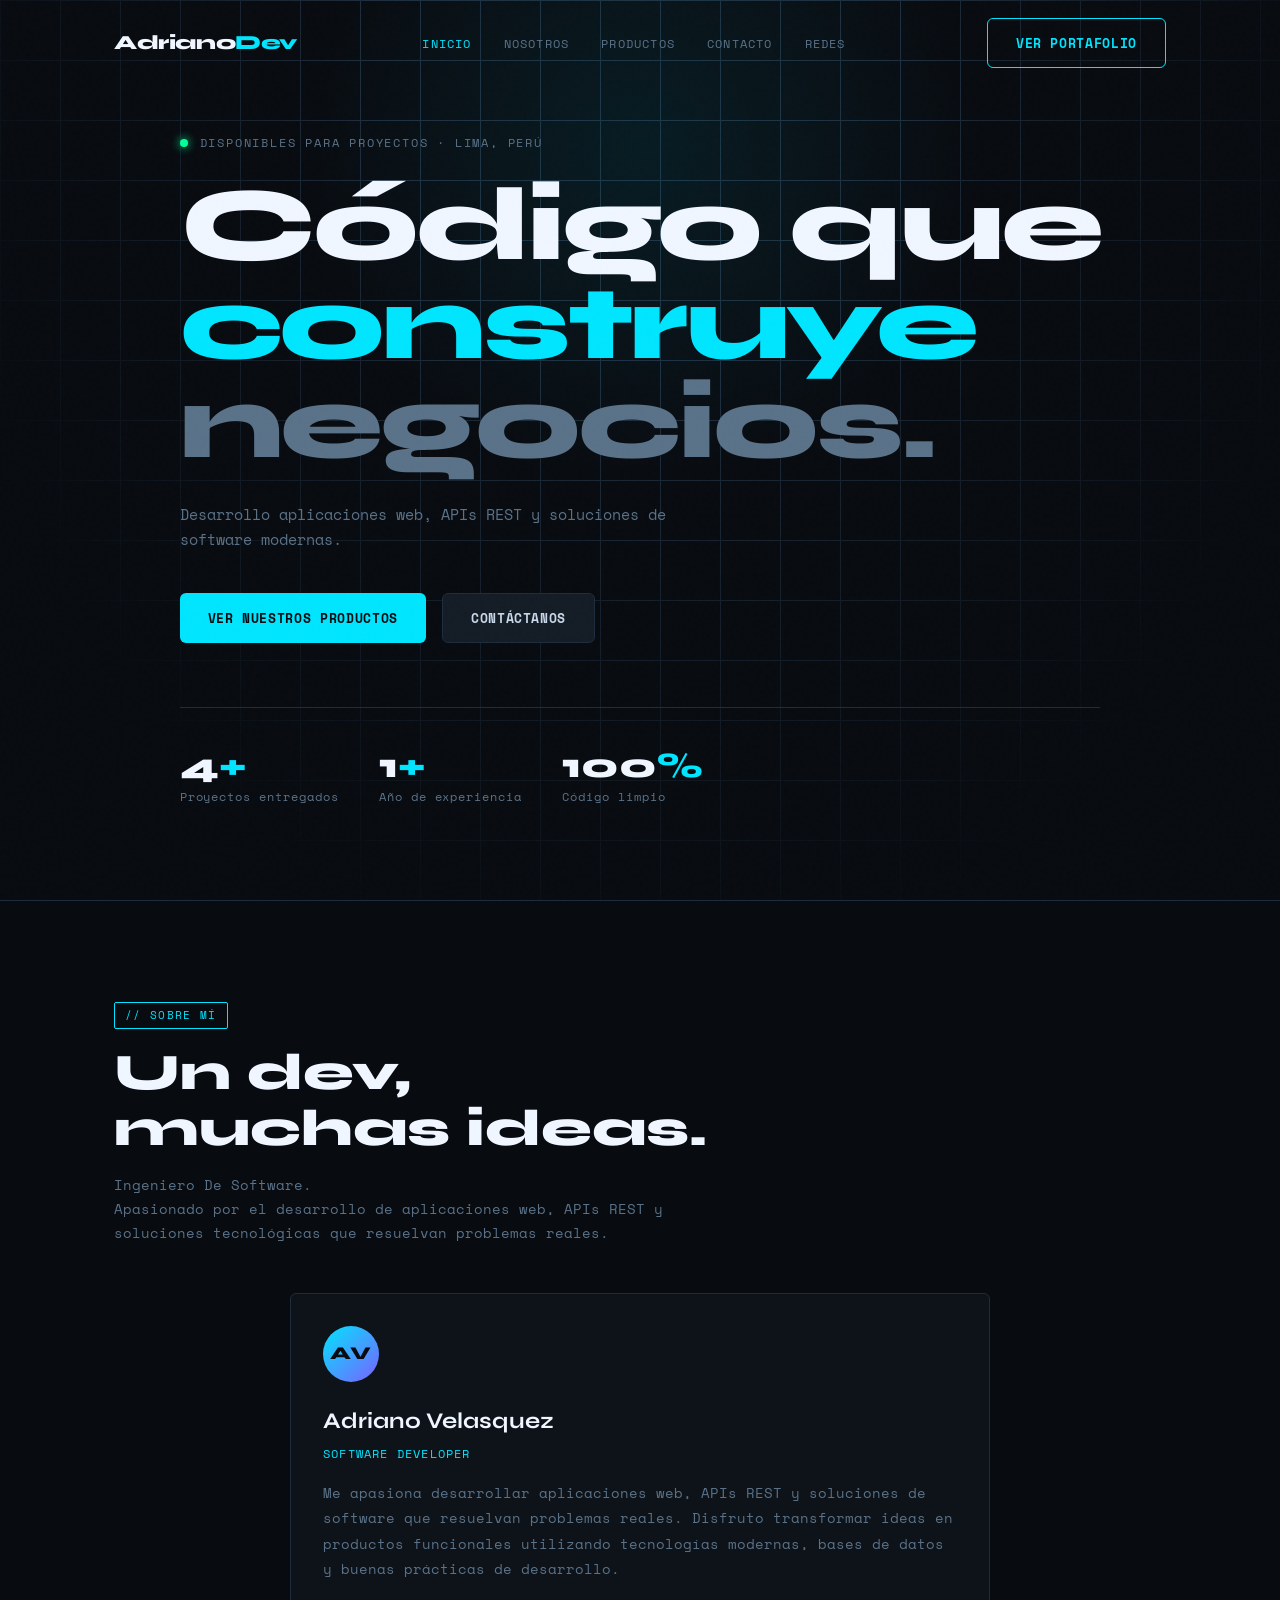
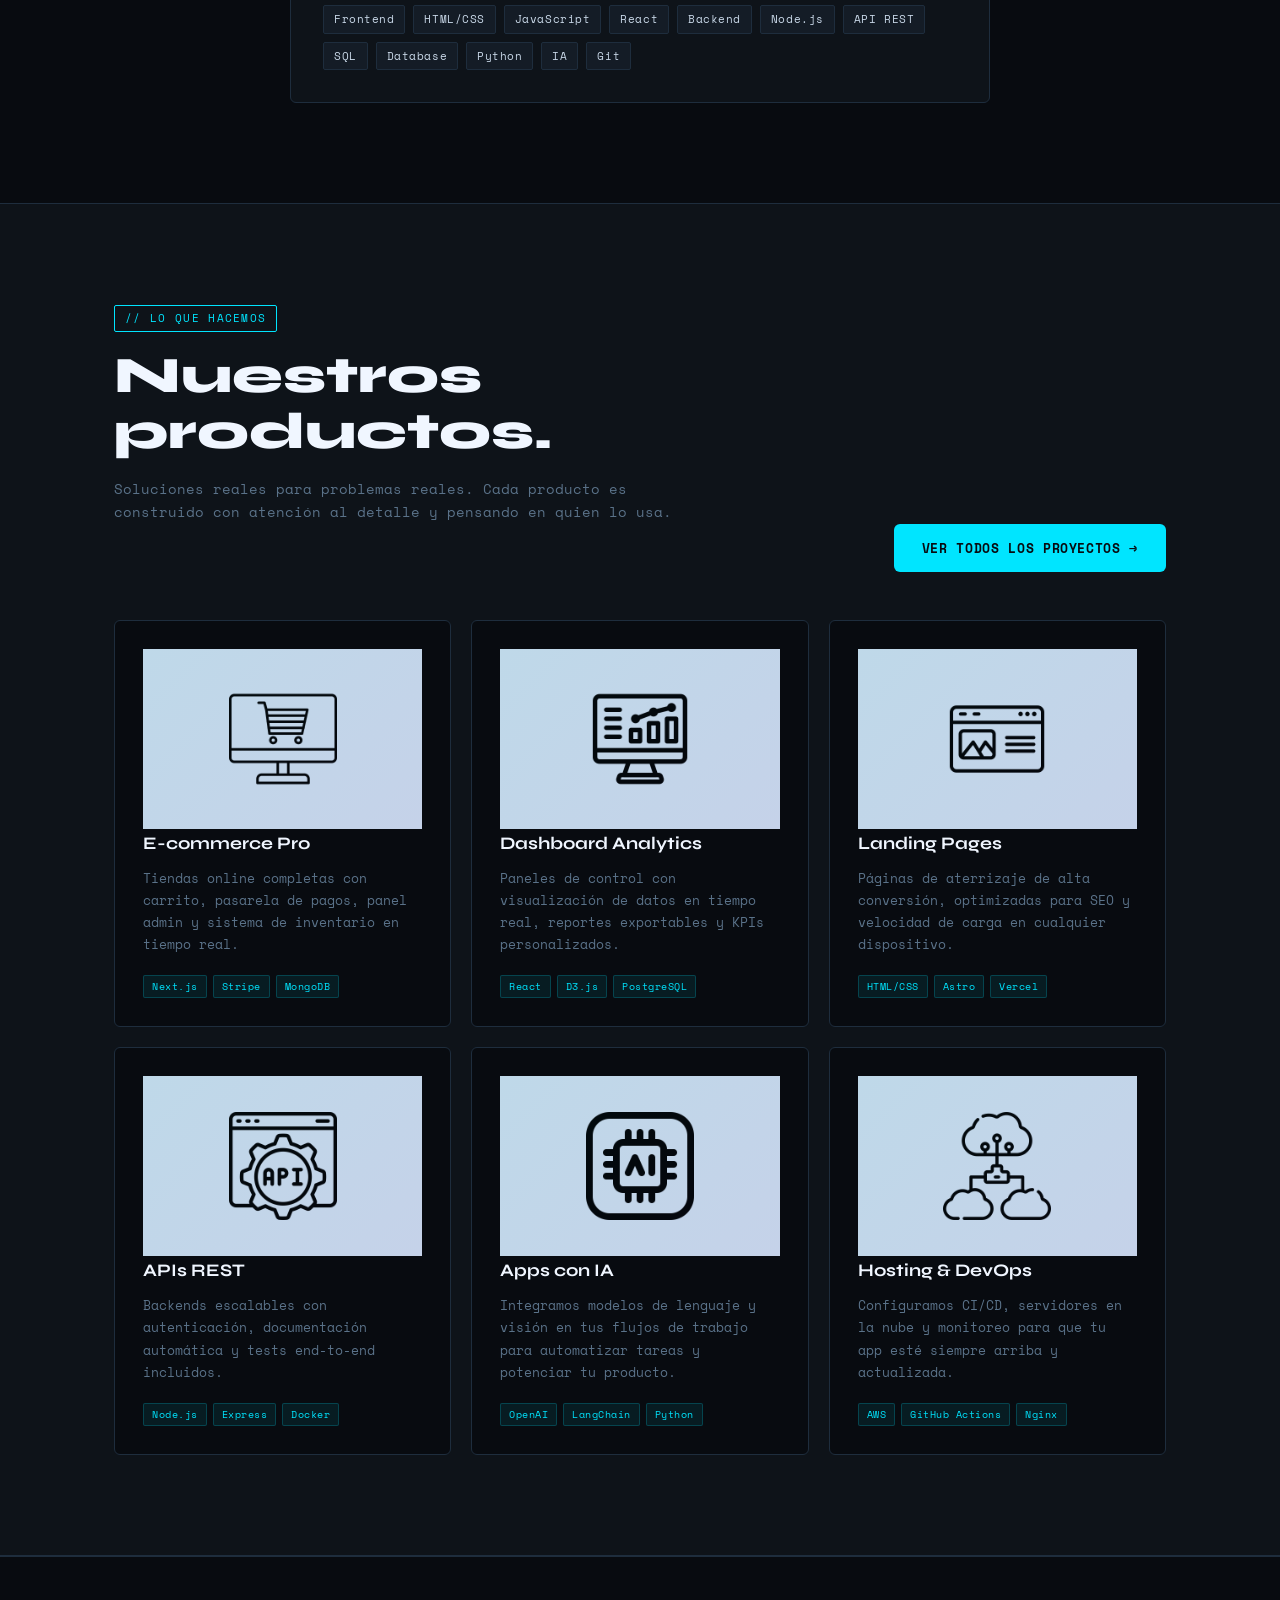
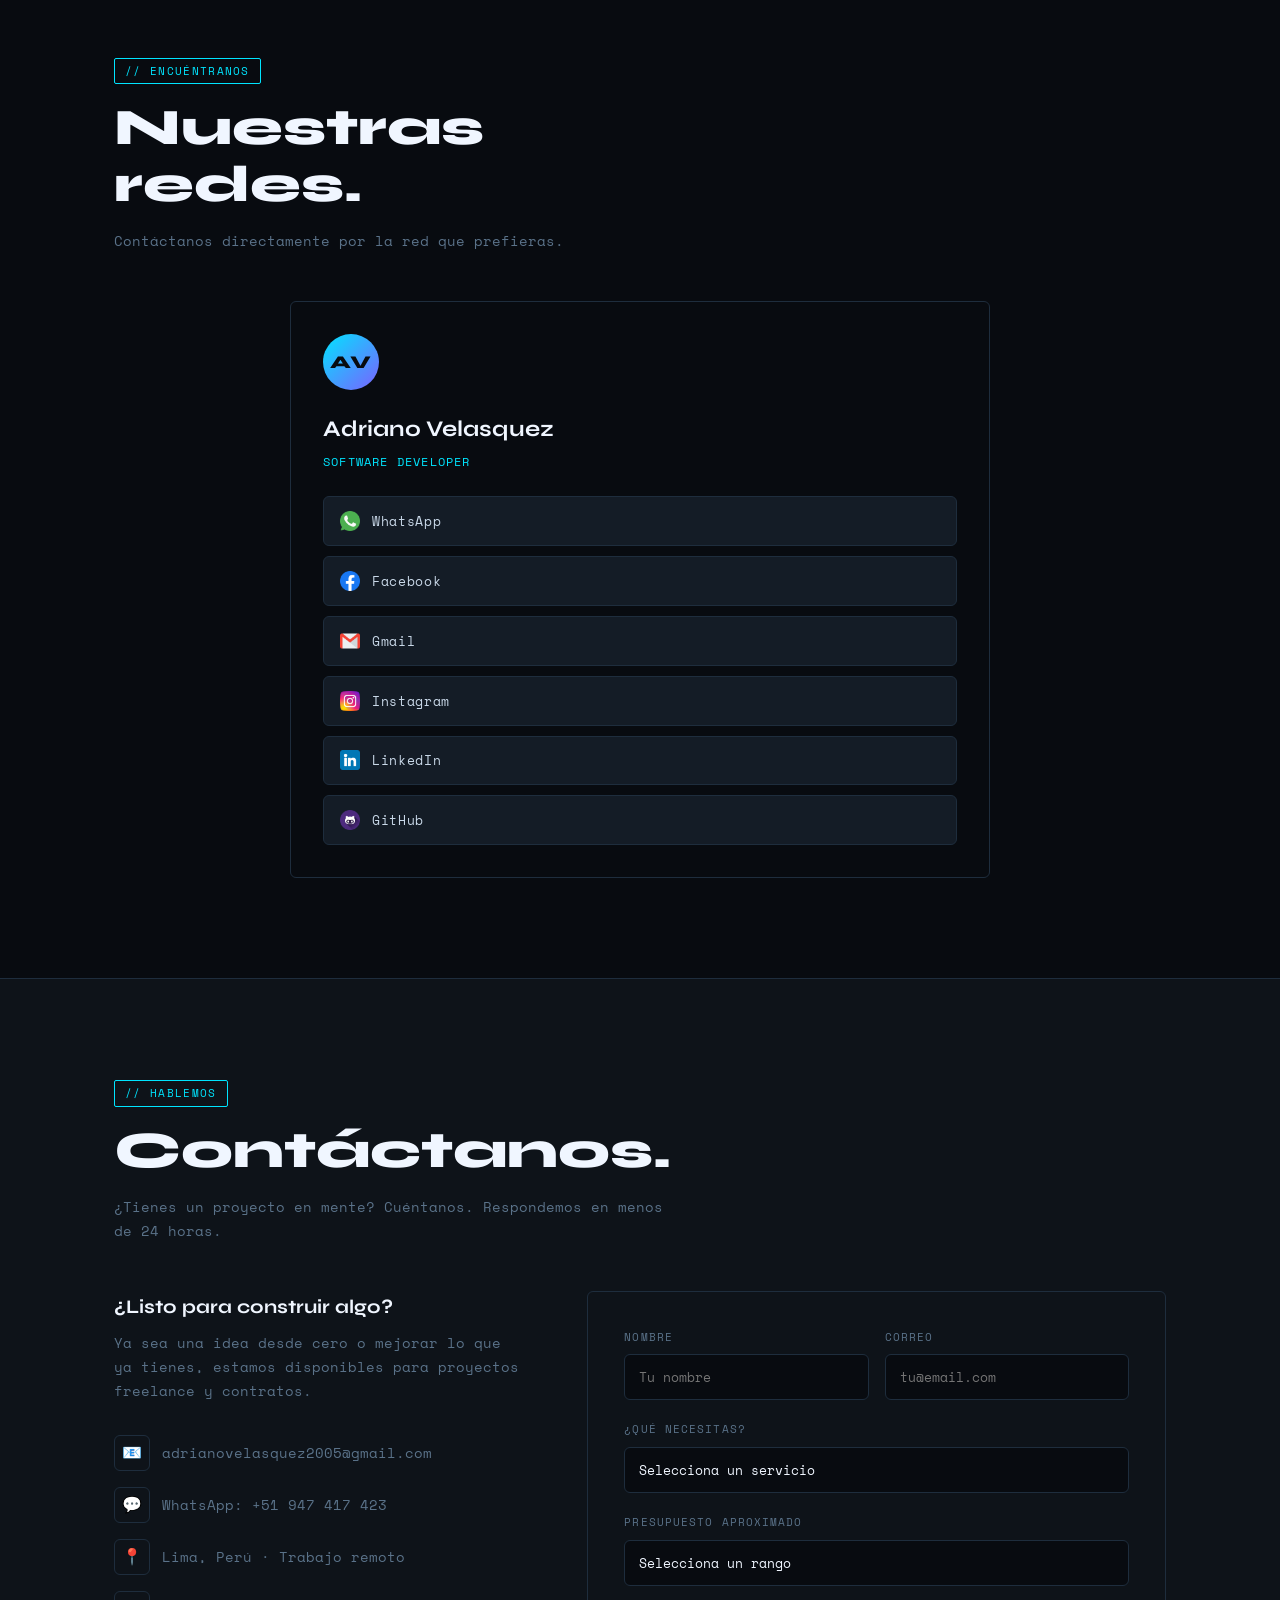
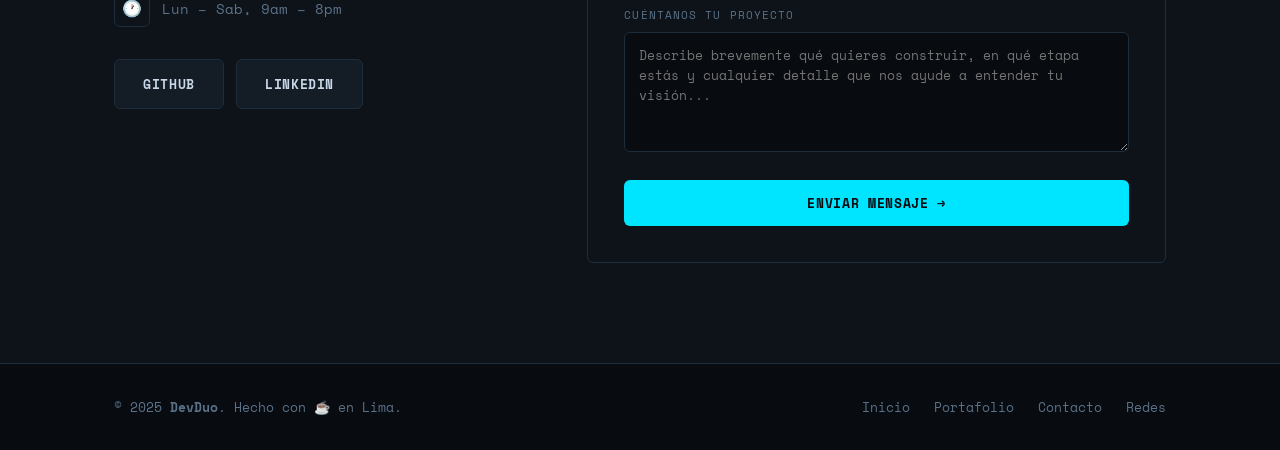
<file: index.html>
<!DOCTYPE html>
<html lang="es">
<head>
  <meta charset="UTF-8" />
  <meta name="viewport" content="width=device-width, initial-scale=1.0" />
  <title>Adriano Velasquez — Software Developer</title>
  <meta name="description" content="Ingeniero De Software especializado en aplicaciones web, APIs REST y soluciones digitales modernas." />
  <link rel="stylesheet" href="style.css" />
</head>
<body>

  <!-- ══════════════════════════════════════════
       NAVBAR
  ═══════════════════════════════════════════ -->
  <nav class="navbar" role="navigation" aria-label="Navegación principal">
    <div class="container nav-inner">

      <a href="index.html" class="nav-logo">Adriano<span>Dev</span></a>

      <ul class="nav-links" role="list">
        <li><a href="#inicio"    class="active">Inicio</a></li>
        <li><a href="#nosotros">Nosotros</a></li>
        <li><a href="#productos">Productos</a></li>
        <li><a href="#contacto">Contacto</a></li>
        <li><a href="#redes">Redes</a></li>
        
      </ul>

      <a href="portafolio.html" class="btn btn-outline nav-cta">Ver portafolio</a>

      <button class="hamburger" aria-label="Abrir menú" aria-expanded="false">
        <span></span>
        <span></span>
        <span></span>
      </button>

    </div>
  </nav>


  <!-- ══════════════════════════════════════════
       HERO — INICIO
  ═══════════════════════════════════════════ -->
  <section id="inicio" class="hero">
    <div class="hero-grid" aria-hidden="true"></div>
    <div class="hero-glow"  aria-hidden="true"></div>

    <div class="container hero-content">

      <div class="hero-eyebrow">
        <div class="hero-dot"></div>
        <span>Disponibles para proyectos · Lima, Perú</span>
      </div>

      <h1 class="hero-title">
        Código que<br>
        <span class="accent">construye</span><br>
        <span class="dim">negocios.</span>
      </h1>

      <p class="hero-desc">
          Desarrollo aplicaciones web, APIs REST y soluciones de software modernas. 
      </p>

      <div class="hero-actions">
        <a href="#productos" class="btn btn-primary">Ver nuestros productos</a>
        <a href="#contacto"  class="btn btn-ghost">Contáctanos</a>
      </div>

      <div class="hero-stats">
        <div class="stat">
          <div class="stat-num">4<span>+</span></div>
          <div class="stat-label">Proyectos entregados</div>
        </div>
        <div class="stat">
          <div class="stat-num">1<span>+</span></div>
          <div class="stat-label">Año de experiencia</div>
        </div>
        <div class="stat">
          <div class="stat-num">100<span>%</span></div>
          <div class="stat-label">Código limpio</div>
        </div>
      </div>

    </div>
  </section>


<!-- ══════════════════════════════════════════
     NOSOTROS
═══════════════════════════════════════════ -->
<section id="nosotros" class="about">
  <div class="container">

    <div class="reveal">
      <span class="tag">// Sobre mí</span>
      <h2 class="section-title">Un dev,<br>muchas ideas.</h2>
      <p class="section-sub">
        Ingeniero De Software.<br>
        Apasionado por el desarrollo de aplicaciones web, APIs REST y soluciones
        tecnológicas que resuelvan problemas reales.
      </p>
    </div>

    <div class="about-grid reveal">

      <!-- Dev 1 — Adriano -->
      <div class="about-card">
        <div class="card-avatar">AV</div>
        <div class="card-name">Adriano Velasquez</div>
        <div class="card-role">Software Developer</div>
        <p class="card-bio">
          Me apasiona desarrollar aplicaciones web, APIs REST y soluciones de software
          que resuelvan problemas reales. Disfruto transformar ideas en productos
          funcionales utilizando tecnologías modernas, bases de datos y buenas prácticas
          de desarrollo.
        </p>
        <div class="skills-list">
            <span class="skill-chip">Frontend</span>
            <span class="skill-chip">HTML/CSS</span>
            <span class="skill-chip">JavaScript</span>
            <span class="skill-chip">React</span>

            <span class="skill-chip">Backend</span>
            <span class="skill-chip">Node.js</span>
            <span class="skill-chip">API REST</span>

            <span class="skill-chip">SQL</span>
            <span class="skill-chip">Database</span>

            <span class="skill-chip">Python</span>
            <span class="skill-chip">IA</span>
            <span class="skill-chip">Git</span>
        </div>
      </div>

      </div>
  </div>
</section>


  <!-- ══════════════════════════════════════════
       PRODUCTOS / SERVICIOS
  ═══════════════════════════════════════════ -->
  <section id="productos" class="products">
    <div class="container">

      <div class="products-header reveal">
        <div>
          <span class="tag">// Lo que hacemos</span>
          <h2 class="section-title">Nuestros<br>productos.</h2>
          <p class="section-sub">
            Soluciones reales para problemas reales. Cada producto es construido
            con atención al detalle y pensando en quien lo usa.
          </p>
        </div>
        <a href="portafolio.html" class="btn btn-primary">
          Ver todos los proyectos →
        </a>
      </div>

      <div class="products-grid">

        <div class="product-card reveal">
          <div class="portfolio-thumb">
            <img src="Imagenes/Iconos/E-commerce.png" alt="E-Commerce">
          </div>
          <div class="product-name">E-commerce Pro</div>
          <p class="product-desc">
            Tiendas online completas con carrito, pasarela de pagos, panel admin
            y sistema de inventario en tiempo real.
          </p>
          <div class="product-tech">
            <span class="tech-badge">Next.js</span>
            <span class="tech-badge">Stripe</span>
            <span class="tech-badge">MongoDB</span>
          </div>
        </div>

        <div class="product-card reveal">
          <div class="portfolio-thumb">
            <img src="Imagenes/Iconos/Analytics.png" alt=">Dashboard Analytics">
          </div>
          <div class="product-name">Dashboard Analytics</div>
          <p class="product-desc">
            Paneles de control con visualización de datos en tiempo real, reportes
            exportables y KPIs personalizados.
          </p>
          <div class="product-tech">
            <span class="tech-badge">React</span>
            <span class="tech-badge">D3.js</span>
            <span class="tech-badge">PostgreSQL</span>
          </div>
        </div>

        <div class="product-card reveal">
          <div class="portfolio-thumb">
            <img src="Imagenes/Iconos/Landing.png" alt="Landing Pages">
          </div>
          <div class="product-name">Landing Pages</div>
          <p class="product-desc">
            Páginas de aterrizaje de alta conversión, optimizadas para SEO y
            velocidad de carga en cualquier dispositivo.
          </p>
          <div class="product-tech">
            <span class="tech-badge">HTML/CSS</span>
            <span class="tech-badge">Astro</span>
            <span class="tech-badge">Vercel</span>
          </div>
        </div>

        <div class="product-card reveal">
            <div class="portfolio-thumb">
            <img src="Imagenes/Iconos/Api.png" alt="APIs REST">
          </div>
          <div class="product-name">APIs REST</div>
          <p class="product-desc">
            Backends escalables con autenticación, documentación automática y
            tests end-to-end incluidos.
          </p>
          <div class="product-tech">
            <span class="tech-badge">Node.js</span>
            <span class="tech-badge">Express</span>
            <span class="tech-badge">Docker</span>
          </div>
        </div>

        <div class="product-card reveal">
            <div class="portfolio-thumb">
            <img src="Imagenes/Iconos/AppsConIA.png" alt="Apps con IA">
          </div>
          <div class="product-name">Apps con IA</div>
          <p class="product-desc">
            Integramos modelos de lenguaje y visión en tus flujos de trabajo para
            automatizar tareas y potenciar tu producto.
          </p>
          <div class="product-tech">
            <span class="tech-badge">OpenAI</span>
            <span class="tech-badge">LangChain</span>
            <span class="tech-badge">Python</span>
          </div>
        </div>

        <div class="product-card reveal">
            <div class="portfolio-thumb">
            <img src="Imagenes/Iconos/CompartirEnLaNube.png" alt="Hosting & DevOps">
          </div>
          <div class="product-name">Hosting & DevOps</div>
          <p class="product-desc">
            Configuramos CI/CD, servidores en la nube y monitoreo para que tu
            app esté siempre arriba y actualizada.
          </p>
          <div class="product-tech">
            <span class="tech-badge">AWS</span>
            <span class="tech-badge">GitHub Actions</span>
            <span class="tech-badge">Nginx</span>
          </div>
        </div>

      </div>
    </div>
  </section>

<!-- ══════════════════════════════════════════
     REDES SOCIALES
═══════════════════════════════════════════ -->
<section id="redes" class="redes">
  <div class="container">

    <div class="reveal">
      <span class="tag">// Encuéntranos</span>
      <h2 class="section-title">Nuestras<br>redes.</h2>
      <p class="section-sub">
        Contáctanos directamente por la red que prefieras.
      </p>
    </div>

    <div class="redes-grid reveal">

      <!-- Dev 1 — Adriano -->
      <div class="redes-card">
        <div class="card-avatar">AV</div>
        <div class="card-name">Adriano Velasquez</div>
        <div class="card-role">Software Developer</div>

        <div class="redes-links">
          <a href="https://wa.me/+51947417423" target="_blank" class="red-item whatsapp">
            <span class="red-icon"><img src="Imagenes/Iconos/whatsapp.png" alt="WhatsApp"></span>
            <span class="red-label">WhatsApp</span>
            <span class="red-arrow">→</span>
          </a>
          <a href="https://facebook.com/adriano.velasquez.148" target="_blank" class="red-item facebook">
            <span class="red-icon"><img src="Imagenes/Iconos/facebook.png" alt="Facebook"></span>
            <span class="red-label">Facebook</span>
            <span class="red-arrow">→</span>
          </a>
          <a href="mailto:adrianovelasquez2005@gmail.com" class="red-item gmail">
            <span class="red-icon"><img src="Imagenes/Iconos/gmail.png" alt="Gmail"></span>
            <span class="red-label">Gmail</span>
            <span class="red-arrow">→</span>
          </a>
          <a href="https://instagram.com/alejovasquez99" target="_blank" class="red-item instagram">
            <span class="red-icon"><img src="Imagenes/Iconos/instagram.png" alt="Instagram"></span>
            <span class="red-label">Instagram</span>
            <span class="red-arrow">→</span>
          </a>
          <a href="https://linkedin.com/in/adriano-velasquez-a834a2419" target="_blank" class="red-item linkedin">
            <span class="red-icon"><img src="Imagenes/Iconos/linkedin.png" alt="LinkedIn"></span>
            <span class="red-label">LinkedIn</span>
            <span class="red-arrow">→</span>
          </a>
          <a href="https://github.com/TheTomato3D" target="_blank" class="red-item github">
            <span class="red-icon"><img src="Imagenes/Iconos/github.png" alt="GitHub"></span>
            <span class="red-label">GitHub</span>
            <span class="red-arrow">→</span>
          </a>
        </div>
      </div>

      </div>
  </div>
</section>


  <!-- ══════════════════════════════════════════
       CONTACTO + FORMULARIO
  ═══════════════════════════════════════════ -->
  <section id="contacto" class="contact">
    <div class="container">

      <div class="reveal">
        <span class="tag">// Hablemos</span>
        <h2 class="section-title">Contáctanos.</h2>
        <p class="section-sub">
          ¿Tienes un proyecto en mente? Cuéntanos. Respondemos en menos de 24 horas.
        </p>
      </div>

      <div class="contact-grid reveal">

        <!-- Info -->
        <div class="contact-info">
          <h3>¿Listo para construir algo?</h3>
          <p>
            Ya sea una idea desde cero o mejorar lo que ya tienes,
            estamos disponibles para proyectos freelance y contratos.
          </p>

          <div class="contact-item">
            <span class="icon">📧</span>
            <a href="mailto:adrianovelasquez2005@gmail.com">
              adrianovelasquez2005@gmail.com
            </a>
          </div>
          <div class="contact-item">
            <span class="icon">💬</span>
            <a href="https://wa.me/51947417423" target="_blank">
              WhatsApp: +51 947 417 423
            </a>
          </div>
          <div class="contact-item">
            <span class="icon">📍</span>
            <span>Lima, Perú · Trabajo remoto</span>
          </div>
          <div class="contact-item">
            <span class="icon">🕐</span>
            <span>Lun – Sab, 9am – 8pm</span>
          </div>

          <div style="margin-top: 32px; display: flex; gap: 12px;">
            <a href="https://github.com/TheTomato3D"
              target="_blank"
              class="btn btn-ghost">
              GitHub
            </a>
            <a href="https://linkedin.com/in/TU-USUARIO"
              target="_blank"
              class="btn btn-ghost">
              LinkedIn
            </a>
          </div>
        </div>

        <!-- Form -->
        <div class="form-card">
          <form id="contactForm" novalidate>

            <div class="form-row">
              <div class="form-group">
                <label for="nombre">Nombre</label>
                <input
                  type="text"
                  id="nombre"
                  name="nombre"
                  placeholder="Tu nombre"
                  required
                />
              </div>
              <div class="form-group">
                <label for="email">Correo</label>
                <input
                  type="email"
                  id="email"
                  name="email"
                  placeholder="tu@email.com"
                  required
                />
              </div>
            </div>

            <div class="form-group">
              <label for="servicio">¿Qué necesitas?</label>
              <select id="servicio" name="servicio">
                <option value="">Selecciona un servicio</option>
                <option value="ecommerce">E-commerce</option>
                <option value="dashboard">Dashboard / App Web</option>
                <option value="landing">Landing Page</option>
                <option value="api">API / Backend</option>
                <option value="ia">Integración con IA</option>
                <option value="otro">Otro</option>
              </select>
            </div>

            <div class="form-group">
              <label for="presupuesto">Presupuesto aproximado</label>
              <select id="presupuesto" name="presupuesto">
                <option value="">Selecciona un rango</option>
                <option value="500">S/ 500 – S/ 1,500</option>
                <option value="1500">S/ 1,500 – S/ 4,000</option>
                <option value="4000">S/ 4,000 – S/ 10,000</option>
                <option value="10000">S/ 10,000+</option>
              </select>
            </div>

            <div class="form-group">
              <label for="mensaje">Cuéntanos tu proyecto</label>
              <textarea
                id="mensaje"
                name="mensaje"
                placeholder="Describe brevemente qué quieres construir, en qué etapa estás y cualquier detalle que nos ayude a entender tu visión..."
                required
              ></textarea>
            </div>

            <button type="submit" class="btn btn-primary form-submit">
              Enviar mensaje →
            </button>

          </form>

          <div class="form-success" id="formSuccess">
            <div style="font-size: 36px; margin-bottom: 16px;">✅</div>
            <div style="font-family: var(--font-head); font-size: 1.3rem; color: var(--white); margin-bottom: 8px;">¡Mensaje recibido!</div>
            <div style="font-size: 13px; color: var(--text-dim);">Te respondemos en menos de 24 horas. ¡Gracias!</div>
          </div>
        </div>

      </div>
    </div>
  </section>


  <!-- ══════════════════════════════════════════
       FOOTER
  ═══════════════════════════════════════════ -->
  <footer class="footer">
    <div class="container footer-inner">
      <div class="footer-text">
        © 2025 <strong>DevDuo</strong>. Hecho con ☕ en Lima.
      </div>
      <div class="footer-links">
        <a href="index.html">Inicio</a>
        <a href="portafolio.html">Portafolio</a>
        <a href="#contacto">Contacto</a>
        <a href="#redes">Redes</a>
      </div>
    </div>
  </footer>

  <script src="java.js"></script>
</body>
</html>
</file>
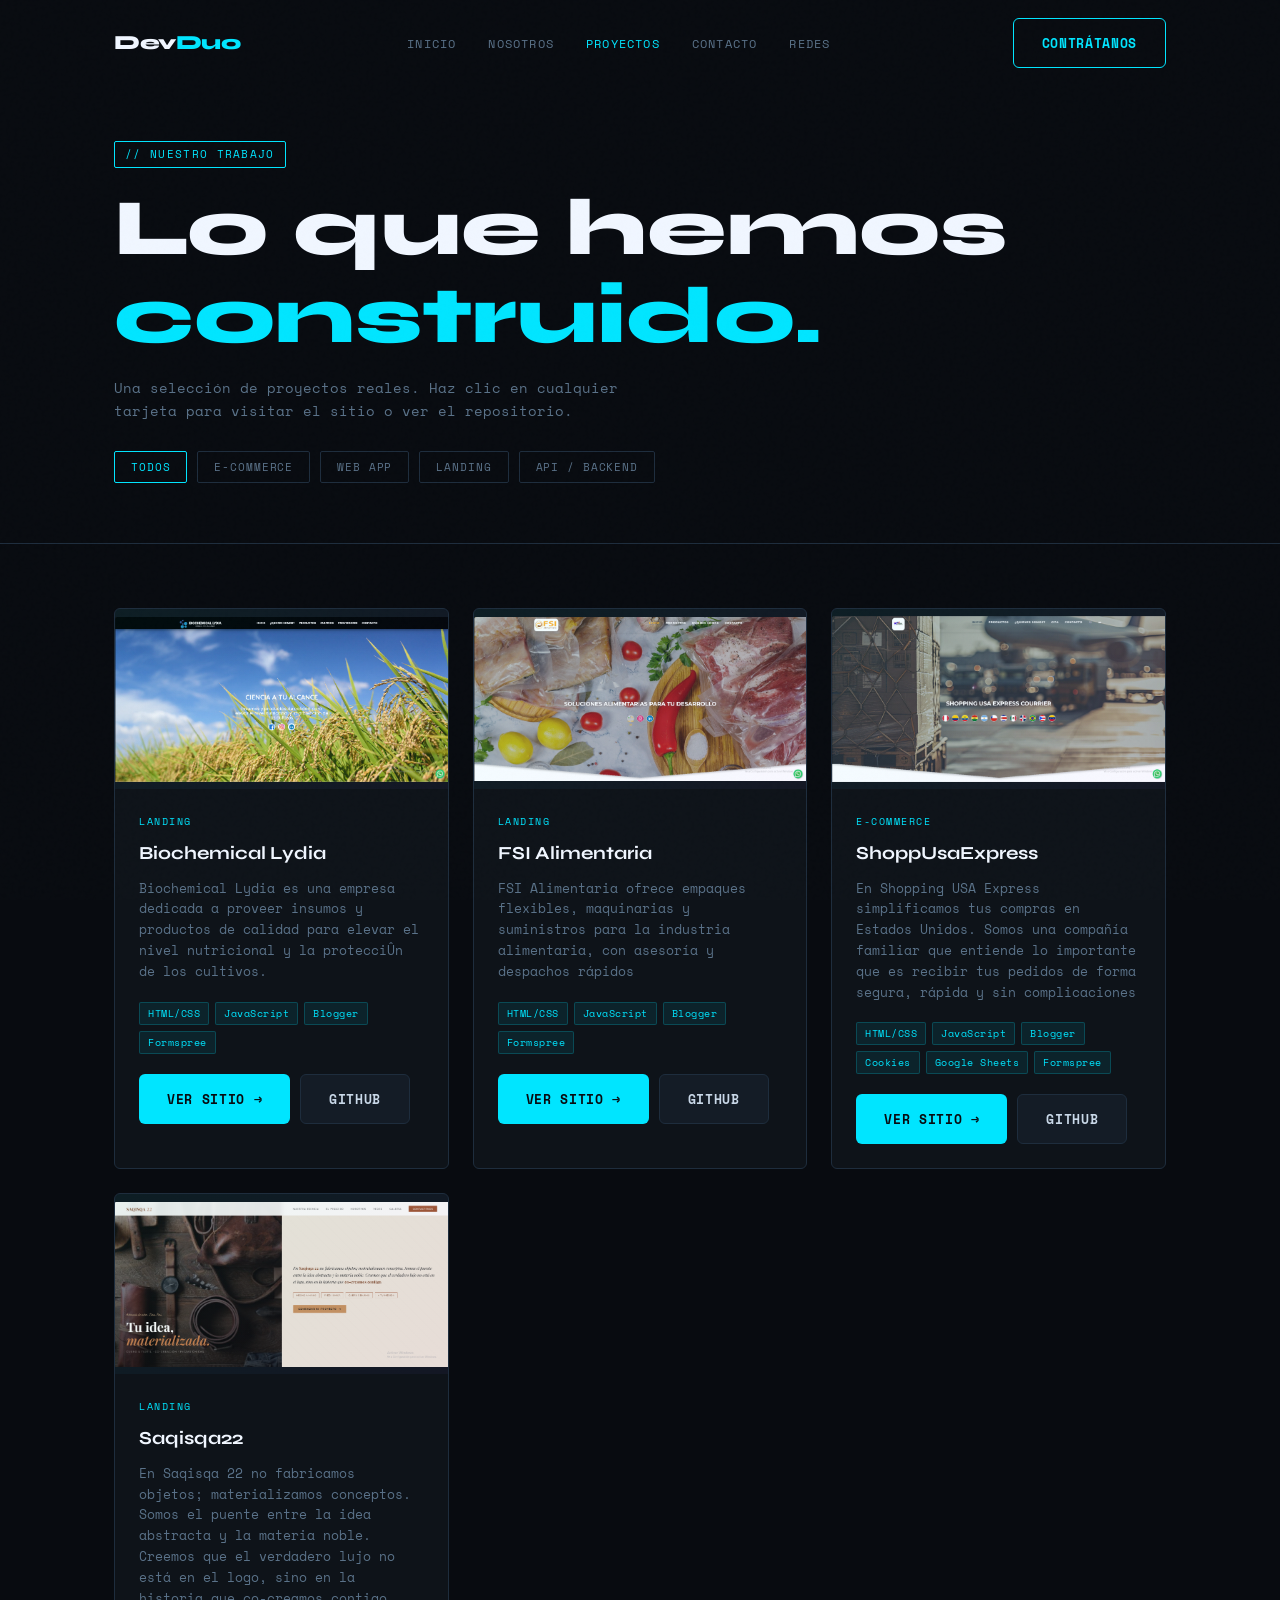
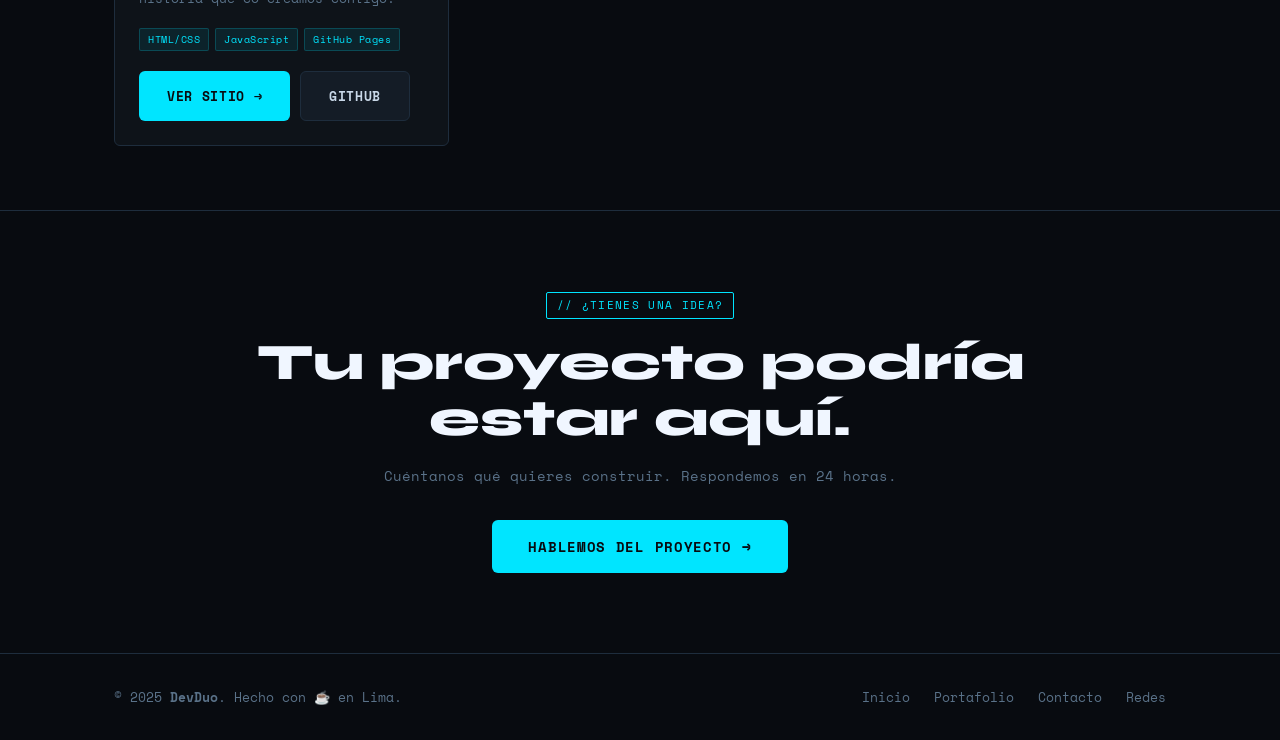
<file: portafolio.html>
<!DOCTYPE html>
<html lang="es">
<head>
  <meta charset="UTF-8" />
  <meta name="viewport" content="width=device-width, initial-scale=1.0" />
  <title>Portafolio — DevDuo</title>
  <meta name="description" content="Proyectos y páginas web desarrolladas por DevDuo." />
  <link rel="stylesheet" href="style.css" />
</head>
<body>

  <!-- ══════════════════════════════════════════
       NAVBAR
  ═══════════════════════════════════════════ -->
  <nav class="navbar scrolled" role="navigation" aria-label="Navegación principal">
    <div class="container nav-inner">

      <a href="index.html" class="nav-logo">Dev<span>Duo</span></a>

      <ul class="nav-links" role="list">
        <li><a href="index.html">Inicio</a></li>
        <li><a href="index.html#nosotros">Nosotros</a></li>
        <li><a href="#proyectos" class="active">Proyectos</a></li>
        <li><a href="index.html#contacto">Contacto</a></li>
        <li><a href="#redes">Redes</a></li>
      </ul>

      <a href="index.html#contacto" class="btn btn-outline nav-cta">Contrátanos</a>

      <button class="hamburger" aria-label="Abrir menú" aria-expanded="false">
        <span></span>
        <span></span>
        <span></span>
      </button>

    </div>
  </nav>


  <!-- ══════════════════════════════════════════
       HERO DEL PORTAFOLIO
  ═══════════════════════════════════════════ -->
  <header class="portfolio-hero">
    <div class="container">

      <div style="opacity:0; animation: fadeUp 0.7s 0.1s forwards;">
        <span class="tag">// Nuestro trabajo</span>
      </div>

      <h1 class="section-title reveal" style="font-size: clamp(2.5rem, 7vw, 5rem); opacity:0; animation: fadeUp 0.7s 0.3s forwards;">
        Lo que hemos<br>
        <span style="color: var(--accent);">construido.</span>
      </h1>

      <p class="section-sub" style="opacity:0; animation: fadeUp 0.7s 0.5s forwards; margin-bottom: 0;">
        Una selección de proyectos reales. Haz clic en cualquier tarjeta para
        visitar el sitio o ver el repositorio.
      </p>

      <!-- Filtros -->
      <div class="filter-bar" style="opacity:0; animation: fadeUp 0.7s 0.7s forwards;">
        <button class="filter-btn active" data-filter="all">Todos</button>
        <button class="filter-btn" data-filter="ecommerce">E-commerce</button>
        <button class="filter-btn" data-filter="webapp">Web App</button>
        <button class="filter-btn" data-filter="landing">Landing</button>
        <button class="filter-btn" data-filter="api">API / Backend</button>
      </div>

    </div>
  </header>


  <!-- ══════════════════════════════════════════
       GRILLA DE PROYECTOS
  ═══════════════════════════════════════════ -->
  <main id="proyectos">
    <div class="container">
      <div class="portfolio-grid">

        <!-- Proyecto 1 -->
        <article class="portfolio-card reveal" data-category="landing">
          <div class="portfolio-thumb">
            <img src="Imagenes/Proyectos/Biochemical.png" alt="Biochemical Lydia">
         </div>
          <div class="portfolio-body">
            <div class="portfolio-category">Landing</div>
            <div class="portfolio-name">Biochemical Lydia</div>
            <p class="portfolio-desc">
              Biochemical Lydia es una empresa dedicada a proveer 
              insumos y productos de calidad para elevar el nivel 
              nutricional y la protecciÛn de los cultivos.
            </p>
            <div class="product-tech" style="margin-bottom: 20px;">
              <span class="tech-badge">HTML/CSS</span>
              <span class="tech-badge">JavaScript</span>
              <span class="tech-badge">Blogger</span>
              <span class="tech-badge">Formspree</span>
            </div>
            <div class="portfolio-links">
              <a href="https://www.biochemicalydia.com" class="btn btn-primary" target="_blank" rel="noopener">
                Ver sitio →
              </a>
              <a href="nodisponible.html" class="btn btn-ghost" target="_blank" rel="noopener">
                GitHub
              </a>
            </div>
          </div>
        </article>

        <!-- Proyecto 2 -->
        <article class="portfolio-card reveal" data-category="landing">
          <div class="portfolio-thumb">
            <img src="Imagenes/Proyectos/FSIAlimentaria.png" alt="FSI Alimentaria">
          </div>
          <div class="portfolio-body">
            <div class="portfolio-category">Landing</div>
            <div class="portfolio-name">FSI Alimentaria</div>
            <p class="portfolio-desc">
              FSI Alimentaria ofrece empaques flexibles, maquinarias 
              y suministros para la industria alimentaria, con asesoría 
              y despachos rápidos
            </p>
            <div class="product-tech" style="margin-bottom: 20px;">
              <span class="tech-badge">HTML/CSS</span>
              <span class="tech-badge">JavaScript</span>
              <span class="tech-badge">Blogger</span>
              <span class="tech-badge">Formspree</span>
            </div>
            <div class="portfolio-links">
              <a href="https://www.fsialimentaria.com" class="btn btn-primary" target="_blank" rel="noopener">
                Ver sitio →
              </a>
              <a href="nodisponible.html" class="btn btn-ghost" target="_blank" rel="noopener">
                GitHub
              </a>
            </div>
          </div>
        </article>

        <!-- Proyecto 3 -->
        <article class="portfolio-card reveal" data-category="ecommerce">
          <div class="portfolio-thumb">
            <img src="Imagenes/Proyectos/ShopUsaExpress.png" alt="ShoppUSA Express">
          </div>
          <div class="portfolio-body">
            <div class="portfolio-category">E-commerce</div>
            <div class="portfolio-name">ShoppUsaExpress</div>
            <p class="portfolio-desc">
              En Shopping USA Express simplificamos tus compras 
              en Estados Unidos. Somos una compañía familiar que 
              entiende lo importante que es recibir tus pedidos 
              de forma segura, rápida y sin complicaciones
            </p>
            <div class="product-tech" style="margin-bottom: 20px;">
              <span class="tech-badge">HTML/CSS</span>
              <span class="tech-badge">JavaScript</span>
              <span class="tech-badge">Blogger</span>
              <span class="tech-badge">Cookies</span>
              <span class="tech-badge">Google Sheets</span>
              <span class="tech-badge">Formspree</span>
            </div>
            <div class="portfolio-links">
              <a href="https://www.shoppusaexpress.com" class="btn btn-primary" target="_blank" rel="noopener">
                Ver sitio →
              </a>
              <a href="nodisponible.html" class="btn btn-ghost" target="_blank" rel="noopener">
                GitHub
              </a>
            </div>
          </div>
        </article>

        <!-- Proyecto 4 -->
        <article class="portfolio-card reveal" data-category="landing">
          <div class="portfolio-thumb">
            <img src="Imagenes/Proyectos/Saqisqa22.png" alt="Saqisqa 22">
          </div>
          <div class="portfolio-body">
            <div class="portfolio-category">Landing</div>
            <div class="portfolio-name">Saqisqa22</div>
            <p class="portfolio-desc">
              En Saqisqa 22 no fabricamos objetos; materializamos 
              conceptos. Somos el puente entre la idea abstracta y 
              la materia noble. Creemos que el verdadero lujo no 
              está en el logo, sino en la historia que co-creamos 
              contigo.
            </p>
            <div class="product-tech" style="margin-bottom: 20px;">
              <span class="tech-badge">HTML/CSS</span>
              <span class="tech-badge">JavaScript</span>
              <span class="tech-badge">GitHub Pages</span>
            </div>
            <div class="portfolio-links">
              <a href="https://www.saqisqa22.com" class="btn btn-primary" target="_blank" rel="noopener">
                Ver sitio →
              </a>
              <a href="https://lj-pe.github.io/Saqisqa22/" class="btn btn-ghost" target="_blank" rel="noopener">
                GitHub
              </a>
            </div>
          </div>
        </article>
      </div><!-- /.portfolio-grid -->
    </div>
  </main>


  <!-- ══════════════════════════════════════════
       CTA FINAL
  ═══════════════════════════════════════════ -->
  <section style="padding: 80px 0; border-top: 1px solid var(--border); text-align: center;">
    <div class="container reveal">
      <span class="tag">// ¿Tienes una idea?</span>
      <h2 class="section-title" style="margin-bottom: 16px;">
        Tu proyecto podría<br>estar aquí.
      </h2>
      <p style="color: var(--text-dim); font-size: 14px; margin-bottom: 32px;">
        Cuéntanos qué quieres construir. Respondemos en 24 horas.
      </p>
      <a href="index.html#contacto" class="btn btn-primary" style="font-size: 14px; padding: 15px 36px;">
        Hablemos del proyecto →
      </a>
    </div>
  </section>


  <!-- ══════════════════════════════════════════
       FOOTER
  ═══════════════════════════════════════════ -->
  <footer class="footer">
    <div class="container footer-inner">
      <div class="footer-text">
        © 2025 <strong>DevDuo</strong>. Hecho con ☕ en Lima.
      </div>
      <div class="footer-links">
        <a href="index.html">Inicio</a>
        <a href="portafolio.html">Portafolio</a>
        <a href="index.html#contacto">Contacto</a>
        <a href="#redes">Redes</a>
      </div>
    </div>
  </footer>

  <script src="java.js"></script>
</body>
</html>
</file>
<file: style.css>
/* ================================================
   STYLES.CSS — DevDuo Portfolio
   Design: Dark tech, monospace, sharp & clean
================================================ */

@import url('https://fonts.googleapis.com/css2?family=Space+Mono:ital,wght@0,400;0,700;1,400&family=Syne:wght@400;600;700;800&display=swap');

/* ── Variables ──────────────────────────────── */
:root {
  --bg:        #080b10;
  --surface:   #0e1319;
  --surface2:  #141c26;
  --border:    #1e2d3d;
  --accent:    #00e5ff;
  --accent2:   #7b61ff;
  --text:      #c9d8e8;
  --text-dim:  #5a7289;
  --white:     #f0f6ff;
  --green:     #00ff99;
  --red:       #ff4d6d;

  --font-head: 'Syne', sans-serif;
  --font-mono: 'Space Mono', monospace;

  --radius:    6px;
  --transition: 0.3s cubic-bezier(0.4, 0, 0.2, 1);
}

/* ── Reset ──────────────────────────────────── */
*, *::before, *::after {
  box-sizing: border-box;
  margin: 0;
  padding: 0;
}

html {
  scroll-behavior: smooth;
}

body {
  background: var(--bg);
  color: var(--text);
  font-family: var(--font-mono);
  font-size: 15px;
  line-height: 1.7;
  overflow-x: hidden;
}

/* ── Noise overlay ──────────────────────────── */
body::before {
  content: '';
  position: fixed;
  inset: 0;
  background-image: url("data:image/svg+xml,%3Csvg viewBox='0 0 256 256' xmlns='http://www.w3.org/2000/svg'%3E%3Cfilter id='noise'%3E%3CfeTurbulence type='fractalNoise' baseFrequency='0.9' numOctaves='4' stitchTiles='stitch'/%3E%3C/filter%3E%3Crect width='100%25' height='100%25' filter='url(%23noise)' opacity='0.04'/%3E%3C/svg%3E");
  pointer-events: none;
  z-index: 9999;
  opacity: 0.4;
}

a {
  color: var(--accent);
  text-decoration: none;
  transition: color var(--transition);
}
a:hover { color: var(--white); }

img { max-width: 100%; display: block; }

/* ── Scrollbar ──────────────────────────────── */
::-webkit-scrollbar { width: 5px; }
::-webkit-scrollbar-track { background: var(--bg); }
::-webkit-scrollbar-thumb { background: var(--border); border-radius: 10px; }

/* ── Utility ────────────────────────────────── */
.container {
  max-width: 1100px;
  margin: 0 auto;
  padding: 0 24px;
}

.tag {
  display: inline-block;
  font-family: var(--font-mono);
  font-size: 11px;
  letter-spacing: 0.12em;
  text-transform: uppercase;
  color: var(--accent);
  border: 1px solid var(--accent);
  padding: 3px 10px;
  border-radius: 2px;
  margin-bottom: 16px;
}

.section-title {
  font-family: var(--font-head);
  font-size: clamp(2rem, 5vw, 3.2rem);
  font-weight: 800;
  color: var(--white);
  line-height: 1.1;
  margin-bottom: 16px;
}

.section-sub {
  color: var(--text-dim);
  max-width: 560px;
  margin-bottom: 48px;
  font-size: 14px;
}

/* ── Buttons ────────────────────────────────── */
.btn {
  display: inline-flex;
  align-items: center;
  gap: 8px;
  font-family: var(--font-mono);
  font-size: 13px;
  font-weight: 700;
  letter-spacing: 0.05em;
  padding: 13px 28px;
  border-radius: var(--radius);
  border: none;
  cursor: pointer;
  transition: all var(--transition);
  text-transform: uppercase;
}

.btn-primary {
  background: var(--accent);
  color: var(--bg);
}
.btn-primary:hover {
  background: var(--white);
  color: var(--bg);
  transform: translateY(-2px);
  box-shadow: 0 8px 32px rgba(0,229,255,0.25);
}

.btn-outline {
  background: transparent;
  color: var(--accent);
  border: 1px solid var(--accent);
}
.btn-outline:hover {
  background: var(--accent);
  color: var(--bg);
  transform: translateY(-2px);
}

.btn-ghost {
  background: var(--surface2);
  color: var(--text);
  border: 1px solid var(--border);
}
.btn-ghost:hover {
  border-color: var(--accent);
  color: var(--accent);
}

/* ── Navbar ─────────────────────────────────── */
.navbar {
  position: fixed;
  top: 0; left: 0; right: 0;
  z-index: 1000;
  padding: 18px 0;
  border-bottom: 1px solid transparent;
  transition: all var(--transition);
}

.navbar.scrolled {
  background: rgba(8, 11, 16, 0.95);
  backdrop-filter: blur(20px);
  border-bottom-color: var(--border);
}

.nav-inner {
  display: flex;
  align-items: center;
  justify-content: space-between;
}

.nav-logo {
  font-family: var(--font-head);
  font-size: 20px;
  font-weight: 800;
  color: var(--white);
  letter-spacing: -0.02em;
}

.nav-logo span { color: var(--accent); }

.nav-links {
  display: flex;
  align-items: center;
  gap: 32px;
  list-style: none;
}

.nav-links a {
  font-size: 12px;
  letter-spacing: 0.1em;
  text-transform: uppercase;
  color: var(--text-dim);
  transition: color var(--transition);
}
.nav-links a:hover,
.nav-links a.active { color: var(--accent); }

.nav-cta { margin-left: 16px; }

/* Hamburger */
.hamburger {
  display: none;
  flex-direction: column;
  gap: 5px;
  cursor: pointer;
  background: none;
  border: none;
  padding: 4px;
}
.hamburger span {
  display: block;
  width: 22px;
  height: 2px;
  background: var(--text);
  transition: all var(--transition);
}

/* ── Hero ───────────────────────────────────── */
.hero {
  min-height: 100vh;
  display: flex;
  align-items: center;
  position: relative;
  padding: 120px 0 80px;
  overflow: hidden;
}

.hero-grid {
  position: absolute;
  inset: 0;
  background-image:
    linear-gradient(var(--border) 1px, transparent 1px),
    linear-gradient(90deg, var(--border) 1px, transparent 1px);
  background-size: 60px 60px;
  opacity: 1;
  mask-image: radial-gradient(ellipse at 50% 0%, black 30%, transparent 80%);
}

.hero-glow {
  position: absolute;
  top: -200px;
  left: 50%;
  transform: translateX(-50%);
  width: 700px;
  height: 700px;
  background: radial-gradient(circle, rgba(0,229,255,0.08) 0%, transparent 70%);
  pointer-events: none;
}

.hero-content {
  position: relative;
  z-index: 1;
}

.hero-eyebrow {
  display: flex;
  align-items: center;
  gap: 12px;
  margin-bottom: 24px;
  opacity: 1;
  animation: fadeUp 0.8s 0.2s forwards;
}

.hero-dot {
  width: 8px;
  height: 8px;
  border-radius: 50%;
  background: var(--green);
  box-shadow: 0 0 10px var(--green);
  animation: pulse 2s infinite;
}

@keyframes pulse {
  0%, 100% { opacity: 1; }
  50% { opacity: 0.4; }
}

.hero-eyebrow span {
  font-size: 12px;
  letter-spacing: 0.15em;
  text-transform: uppercase;
  color: var(--text-dim);
}

.hero-title {
  font-family: var(--font-head);
  font-size: clamp(3rem, 9vw, 6.5rem);
  font-weight: 800;
  color: var(--white);
  line-height: 0.95;
  letter-spacing: -0.03em;
  margin-bottom: 28px;
  opacity: 1;
  animation: fadeUp 0.8s 0.4s forwards;
}

.hero-title .accent { color: var(--accent); }
.hero-title .dim    { color: var(--text-dim); }

.hero-desc {
  font-size: 15px;
  color: var(--text-dim);
  max-width: 520px;
  margin-bottom: 40px;
  opacity: 1;
  animation: fadeUp 0.8s 0.6s forwards;
}

.hero-actions {
  display: flex;
  gap: 16px;
  flex-wrap: wrap;
  opacity: 1;
  animation: fadeUp 0.8s 0.8s forwards;
}

.hero-stats {
  display: flex;
  gap: 40px;
  margin-top: 64px;
  padding-top: 40px;
  border-top: 1px solid var(--border);
  flex-wrap: wrap;
  opacity: 1;
  animation: fadeUp 0.8s 1s forwards;
}

.stat-num {
  font-family: var(--font-head);
  font-size: 2.2rem;
  font-weight: 800;
  color: var(--white);
  line-height: 1;
}
.stat-num span { color: var(--accent); }
.stat-label {
  font-size: 12px;
  color: var(--text-dim);
  letter-spacing: 0.08em;
  margin-top: 4px;
}

/* ── About ──────────────────────────────────── */
.about {
  padding: 100px 0;
  border-top: 1px solid var(--border);
}

.about-grid {
  display: grid;
  grid-template-columns: 1fr 1fr;
  gap: 60px;
  align-items: start;
}

.about-card {
  background: var(--surface);
  border: 1px solid var(--border);
  border-radius: var(--radius);
  padding: 32px;
  position: relative;
  overflow: hidden;
  transition: border-color var(--transition);
}

.about-card::before {
  content: '';
  position: absolute;
  top: 0; left: 0; right: 0;
  height: 2px;
  background: linear-gradient(90deg, var(--accent), var(--accent2));
  transform: scaleX(0);
  transform-origin: left;
  transition: transform var(--transition);
}

.about-card:hover::before { transform: scaleX(1); }
.about-card:hover { border-color: var(--accent); }

.card-avatar {
  width: 56px;
  height: 56px;
  border-radius: 50%;
  background: linear-gradient(135deg, var(--accent), var(--accent2));
  display: flex;
  align-items: center;
  justify-content: center;
  font-family: var(--font-head);
  font-size: 18px;
  font-weight: 800;
  color: var(--bg);
  margin-bottom: 20px;
  letter-spacing: 0.05em;
}

.card-name {
  font-family: var(--font-head);
  font-size: 1.4rem;
  font-weight: 700;
  color: var(--white);
  margin-bottom: 4px;
}

.card-role {
  font-size: 12px;
  color: var(--accent);
  letter-spacing: 0.1em;
  text-transform: uppercase;
  margin-bottom: 16px;
}

.card-bio {
  font-size: 14px;
  color: var(--text-dim);
  line-height: 1.8;
  margin-bottom: 24px;
}

.skills-list {
  display: flex;
  flex-wrap: wrap;
  gap: 8px;
}

.skill-chip {
  font-size: 11px;
  font-family: var(--font-mono);
  color: var(--text);
  background: var(--surface2);
  border: 1px solid var(--border);
  padding: 4px 10px;
  border-radius: 2px;
  letter-spacing: 0.05em;
}

/* ── Products ───────────────────────────────── */
.products {
  padding: 100px 0;
  background: var(--surface);
  border-top: 1px solid var(--border);
  border-bottom: 1px solid var(--border);
}

.products-header {
  display: flex;
  align-items: flex-end;
  justify-content: space-between;
  margin-bottom: 48px;
  flex-wrap: wrap;
  gap: 24px;
}

.products-grid {
  display: grid;
  grid-template-columns: repeat(3, 1fr);
  gap: 20px;
}

.product-card {
  background: var(--bg);
  border: 1px solid var(--border);
  border-radius: var(--radius);
  padding: 28px;
  transition: all var(--transition);
  cursor: default;
}

.product-card:hover {
  border-color: var(--accent);
  transform: translateY(-4px);
  box-shadow: 0 20px 60px rgba(0,229,255,0.06);
}

.product-icon {
  font-size: 28px;
  margin-bottom: 16px;
}

.product-name {
  font-family: var(--font-head);
  font-size: 1.1rem;
  font-weight: 700;
  color: var(--white);
  margin-bottom: 8px;
}

.product-desc {
  font-size: 13px;
  color: var(--text-dim);
  line-height: 1.7;
  margin-bottom: 20px;
}

.product-tech {
  display: flex;
  flex-wrap: wrap;
  gap: 6px;
}

.tech-badge {
  font-size: 10px;
  padding: 2px 8px;
  background: rgba(0,229,255,0.08);
  color: var(--accent);
  border: 1px solid rgba(0,229,255,0.2);
  border-radius: 2px;
  letter-spacing: 0.05em;
}

/* ── Redes Sociales ─────────────────────────── */
.redes {
  padding: 100px 0;
  background: var(--bg);
  border-top: 1px solid var(--border);
  border-bottom: 1px solid var(--border);
}

.redes-grid {
  display: grid;
  grid-template-columns: 1fr 1fr;
  gap: 32px;
}

.redes-card {
  background: var(--bg);
  border: 1px solid var(--border);
  border-radius: var(--radius);
  padding: 32px;
  transition: border-color var(--transition);
}

.redes-card:hover {
  border-color: var(--accent);
}

.redes-links {
  display: flex;
  flex-direction: column;
  gap: 10px;
  margin-top: 24px;
}

.red-item {
  display: flex;
  align-items: center;
  gap: 12px;
  padding: 12px 16px;
  border-radius: var(--radius);
  border: 1px solid var(--border);
  background: var(--surface2);
  color: var(--text);
  font-size: 13px;
  transition: all var(--transition);
  text-decoration: none;
}

.red-item:hover {
  border-color: var(--accent);
  color: var(--accent);
  transform: translateX(4px);
}

.red-icon { font-size: 16px; }

.red-icon img {
  width: 20px;
  height: 20px;
  object-fit: contain;
}

.red-label { flex: 1; letter-spacing: 0.05em; }

.red-arrow {
  font-size: 14px;
  opacity: 0;
  transition: opacity var(--transition);
}

.red-item:hover .red-arrow { opacity: 1; }

@media (max-width: 768px) {
  .redes-grid { grid-template-columns: 1fr; }
}

/* ── Contact ────────────────────────────────── */
.contact {
  padding: 100px 0;
  background: var(--surface);
}

.contact-grid {
  display: grid;
  grid-template-columns: 1fr 1.4fr;
  gap: 60px;
  align-items: start;
}

.contact-info h3 {
  font-family: var(--font-head);
  font-size: 1.2rem;
  font-weight: 700;
  color: var(--white);
  margin-bottom: 8px;
}

.contact-info p {
  font-size: 14px;
  color: var(--text-dim);
  margin-bottom: 32px;
}

.contact-item {
  display: flex;
  align-items: center;
  gap: 12px;
  margin-bottom: 16px;
  font-size: 14px;
  color: var(--text-dim);
}

.contact-item a {
  color: inherit;
  text-decoration: none;
  transition: 0.3s;
}

.contact-item a:hover {
  color: #38bdf8;
  text-decoration: underline;
}

.contact-item .icon {
  width: 36px;
  height: 36px;
  background: var(--surface);
  border: 1px solid var(--border);
  border-radius: var(--radius);
  display: flex;
  align-items: center;
  justify-content: center;
  font-size: 16px;
  flex-shrink: 0;
}

/* ── Form ───────────────────────────────────── */
.form-card {
  background: var(--surface);
  border: 1px solid var(--border);
  border-radius: var(--radius);
  padding: 36px;
}

.form-row {
  display: grid;
  grid-template-columns: 1fr 1fr;
  gap: 16px;
}

.form-group {
  margin-bottom: 20px;
}

.form-group label {
  display: block;
  font-size: 11px;
  letter-spacing: 0.1em;
  text-transform: uppercase;
  color: var(--text-dim);
  margin-bottom: 8px;
}

.form-group input,
.form-group textarea,
.form-group select {
  width: 100%;
  background: var(--bg);
  border: 1px solid var(--border);
  border-radius: var(--radius);
  padding: 12px 14px;
  color: var(--white);
  font-family: var(--font-mono);
  font-size: 13px;
  transition: border-color var(--transition), box-shadow var(--transition);
  outline: none;
  -webkit-appearance: none;
}

.form-group input:focus,
.form-group textarea:focus,
.form-group select:focus {
  border-color: var(--accent);
  box-shadow: 0 0 0 3px rgba(0,229,255,0.08);
}

.form-group textarea {
  resize: vertical;
  min-height: 120px;
}

.form-group select option {
  background: var(--surface);
}

.form-submit {
  width: 100%;
  justify-content: center;
}

.form-success {
  display: none;
  text-align: center;
  padding: 24px;
  color: var(--green);
  font-size: 14px;
}

/* ── Footer ─────────────────────────────────── */
.footer {
  border-top: 1px solid var(--border);
  padding: 32px 0;
}

.footer-inner {
  display: flex;
  align-items: center;
  justify-content: space-between;
  flex-wrap: wrap;
  gap: 16px;
}

.footer-text {
  font-size: 13px;
  color: var(--text-dim);
}

.footer-links {
  display: flex;
  gap: 24px;
}

.footer-links a {
  font-size: 13px;
  color: var(--text-dim);
  transition: color var(--transition);
}
.footer-links a:hover { color: var(--accent); }

/* ── Animations ─────────────────────────────── */
@keyframes fadeUp {
  from { opacity: 0; transform: translateY(20px); }
  to   { opacity: 1; transform: translateY(0); }
}

.reveal {
  opacity: 0;
  transform: translateY(28px);
  transition: opacity 0.7s ease, transform 0.7s ease;
}
.reveal.visible {
  opacity: 1;
  transform: none;
}

/* ── Portfolio page ──────────────────────────── */
.portfolio-hero {
  padding: 140px 0 60px;
  border-bottom: 1px solid var(--border);
}

.portfolio-grid {
  display: grid;
  grid-template-columns: repeat(auto-fill, minmax(320px, 1fr));
  gap: 24px;
  padding: 64px 0;
}

.portfolio-card {
  background: var(--surface);
  border: 1px solid var(--border);
  border-radius: var(--radius);
  overflow: hidden;
  transition: all var(--transition);
}

.portfolio-card:hover {
  border-color: var(--accent);
  transform: translateY(-4px);
  box-shadow: 0 20px 60px rgba(0,229,255,0.07);
}

.products-grid .portfolio-thumb {
  height: 180px;
  background: #c9d8e8;
  display: flex;
  align-items: center;
  justify-content: center;
  font-size: 40px;
  position: relative;
  overflow: hidden;
}

.portfolio-grid .portfolio-thumb {
  height: 180px;
  background: transparent;
  display: flex;
  align-items: center;
  justify-content: center;
  font-size: 40px;
  position: relative;
  overflow: hidden;
}

.portfolio-thumb::after {
  content: '';
  position: absolute;
  inset: 0;
  background: linear-gradient(135deg, rgba(0,229,255,0.05), rgba(123,97,255,0.05));
}

.portfolio-grid .portfolio-thumb img {
  object-fit: cover;
}

.products-grid .portfolio-thumb img {
  width: 60%;
  height: 60%;
  object-fit: contain;
}

.portfolio-body {
  padding: 24px;
}

.portfolio-category {
  font-size: 10px;
  letter-spacing: 0.15em;
  text-transform: uppercase;
  color: var(--accent);
  margin-bottom: 8px;
}

.portfolio-name {
  font-family: var(--font-head);
  font-size: 1.15rem;
  font-weight: 700;
  color: var(--white);
  margin-bottom: 8px;
}

.portfolio-desc {
  font-size: 13px;
  color: var(--text-dim);
  line-height: 1.6;
  margin-bottom: 20px;
}

.portfolio-links {
  display: flex;
  gap: 10px;
}

/* ── No Disponible page ──────────────────────────── */
 
.nodis-wrap {
  min-height: 100vh;
  display: flex;
  align-items: center;
  justify-content: center;
  position: relative;
  overflow: hidden;
  padding: 40px 24px;
}
 
.nodis-grid {
  position: absolute;
  inset: 0;
  background-image:
    linear-gradient(var(--border) 1px, transparent 1px),
    linear-gradient(90deg, var(--border) 1px, transparent 1px);
  background-size: 60px 60px;
  opacity: 0.3;
  mask-image: radial-gradient(ellipse at 50% 50%, black 20%, transparent 75%);
}
 
.nodis-content {
  position: relative;
  z-index: 1;
  text-align: center;
  max-width: 520px;
}
 
.nodis-code {
  font-family: var(--font-mono);
  font-size: 11px;
  letter-spacing: 0.15em;
  text-transform: uppercase;
  color: var(--accent);
  border: 1px solid var(--accent);
  padding: 4px 12px;
  border-radius: 2px;
  display: inline-block;
  margin-bottom: 28px;
  opacity: 0;
  animation: fadeUp 0.6s 0.1s forwards;
}
 
.nodis-icon {
  font-size: 64px;
  margin-bottom: 24px;
  display: block;
  opacity: 0;
  animation: fadeUp 0.6s 0.2s forwards;
}
 
.nodis-title {
  font-family: var(--font-head);
  font-size: clamp(2rem, 6vw, 3.5rem);
  font-weight: 800;
  color: var(--white);
  line-height: 1.1;
  letter-spacing: -0.03em;
  margin-bottom: 16px;
  opacity: 0;
  animation: fadeUp 0.6s 0.3s forwards;
}
 
.nodis-title span {
  color: var(--accent);
}
 
.nodis-desc {
  font-family: var(--font-mono);
  font-size: 14px;
  color: var(--text-dim);
  line-height: 1.8;
  margin-bottom: 40px;
  opacity: 0;
  animation: fadeUp 0.6s 0.4s forwards;
}
 
.nodis-desc strong {
  color: var(--text);
}
 
.nodis-actions {
  display: flex;
  gap: 14px;
  justify-content: center;
  flex-wrap: wrap;
  opacity: 0;
  animation: fadeUp 0.6s 0.5s forwards;
}
 
.nodis-divider {
  width: 40px;
  height: 1px;
  background: var(--border);
  margin: 40px auto;
  opacity: 0;
  animation: fadeUp 0.6s 0.6s forwards;
}
 
.nodis-tip {
  font-family: var(--font-mono);
  font-size: 12px;
  color: var(--text-dim);
  opacity: 0;
  animation: fadeUp 0.6s 0.7s forwards;
}
 
.nodis-tip span {
  color: var(--accent);
}

.filter-bar {
  display: flex;
  gap: 10px;
  flex-wrap: wrap;
  margin-top: 28px;
}

.filter-btn {
  font-family: var(--font-mono);
  font-size: 11px;
  letter-spacing: 0.08em;
  text-transform: uppercase;
  padding: 7px 16px;
  border-radius: 2px;
  border: 1px solid var(--border);
  background: transparent;
  color: var(--text-dim);
  cursor: pointer;
  transition: all var(--transition);
}

.filter-btn:hover,
.filter-btn.active {
  border-color: var(--accent);
  color: var(--accent);
}

/* ── Responsive ─────────────────────────────── */
@media (max-width: 768px) {
  .nav-links, .nav-cta { display: none; }
  .hamburger { display: flex; }

  .about-grid,
  .contact-grid { grid-template-columns: 1fr; }

  .products-grid { grid-template-columns: 1fr; }

  .form-row { grid-template-columns: 1fr; }

  .products-header { flex-direction: column; align-items: flex-start; }

  .hero-stats { gap: 24px; }
}

/* ===== Adriano Portfolio ===== */
.about-grid{
    grid-template-columns: 1fr;
    max-width: 700px;
    margin: 0 auto;
}

.redes-grid{
    grid-template-columns: 1fr;
    max-width: 700px;
    margin: 0 auto;
}
</file>
